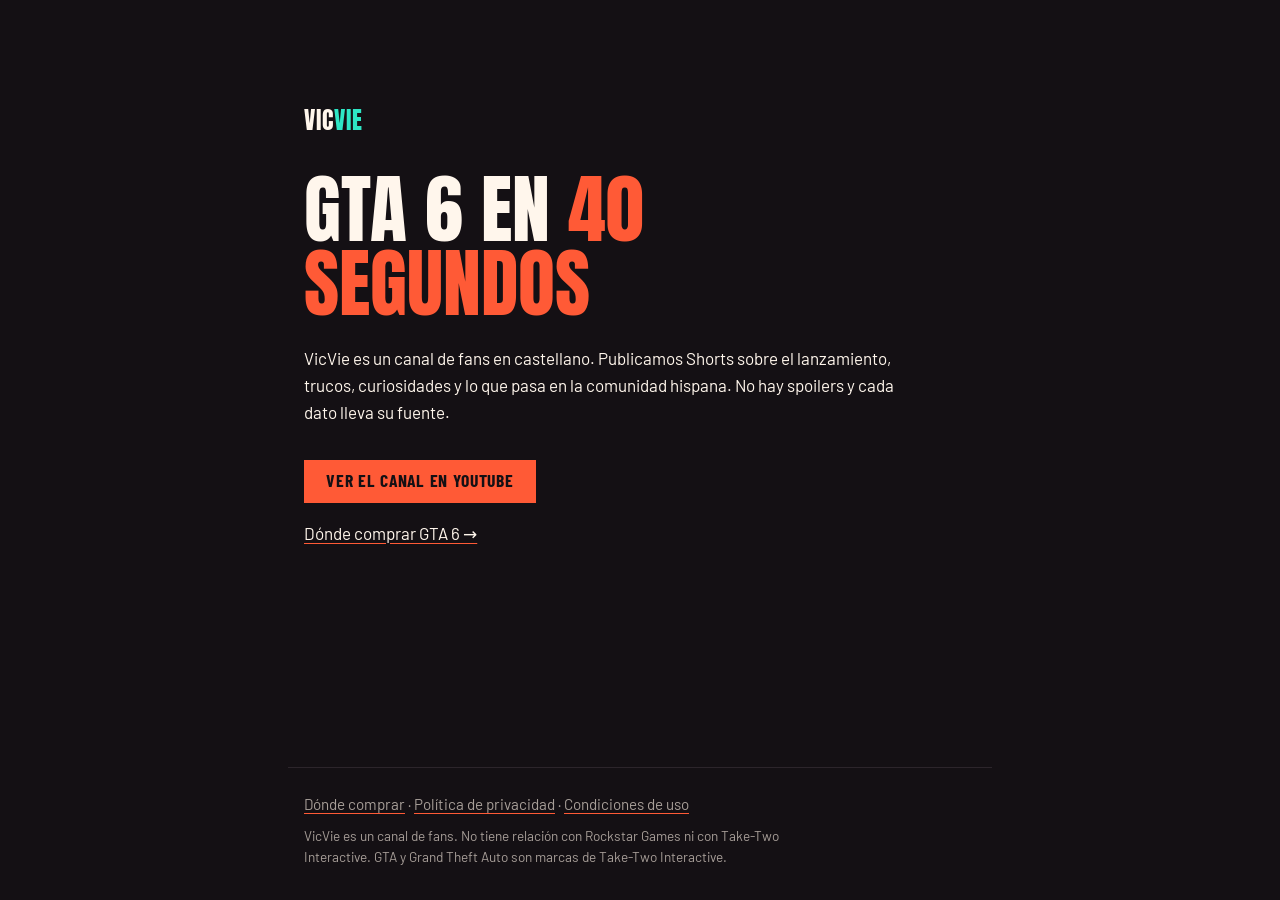
<file: index.html>
<!doctype html>
<html lang="es">
<head>
<meta charset="utf-8">
<meta name="viewport" content="width=device-width, initial-scale=1">
<title>VicVie · GTA 6 en Shorts</title>
<meta name="description" content="VicVie es un canal de fans de GTA 6 en castellano: noticias, trucos y curiosidades en YouTube Shorts, sin spoilers.">
<link rel="preconnect" href="https://fonts.googleapis.com">
<link rel="preconnect" href="https://fonts.gstatic.com" crossorigin>
<link href="https://fonts.googleapis.com/css2?family=Anton&family=Barlow:wght@400;600&family=Barlow+Condensed:wght@700&display=swap" rel="stylesheet">
<link rel="stylesheet" href="estilo.css">
</head>
<body>
<main>
  <p class="marca">VIC<span class="b">VIE</span></p>
  <h1>GTA 6 en <em>40 segundos</em></h1>
  <p>VicVie es un canal de fans en castellano. Publicamos Shorts sobre el lanzamiento, trucos, curiosidades y lo que pasa en la comunidad hispana. No hay spoilers y cada dato lleva su fuente.</p>
  <a class="boton" href="https://www.youtube.com/@vicvieoficial">Ver el canal en YouTube</a>
  <p><a href="comprar.html">Dónde comprar GTA 6 →</a></p>
</main>
<footer>
  <a href="comprar.html">Dónde comprar</a> · <a href="privacidad.html">Política de privacidad</a> · <a href="condiciones.html">Condiciones de uso</a>
  <p class="nota">VicVie es un canal de fans. No tiene relación con Rockstar Games ni con Take-Two Interactive. GTA y Grand Theft Auto son marcas de Take-Two Interactive.</p>
</footer>
</body>
</html>
</file>
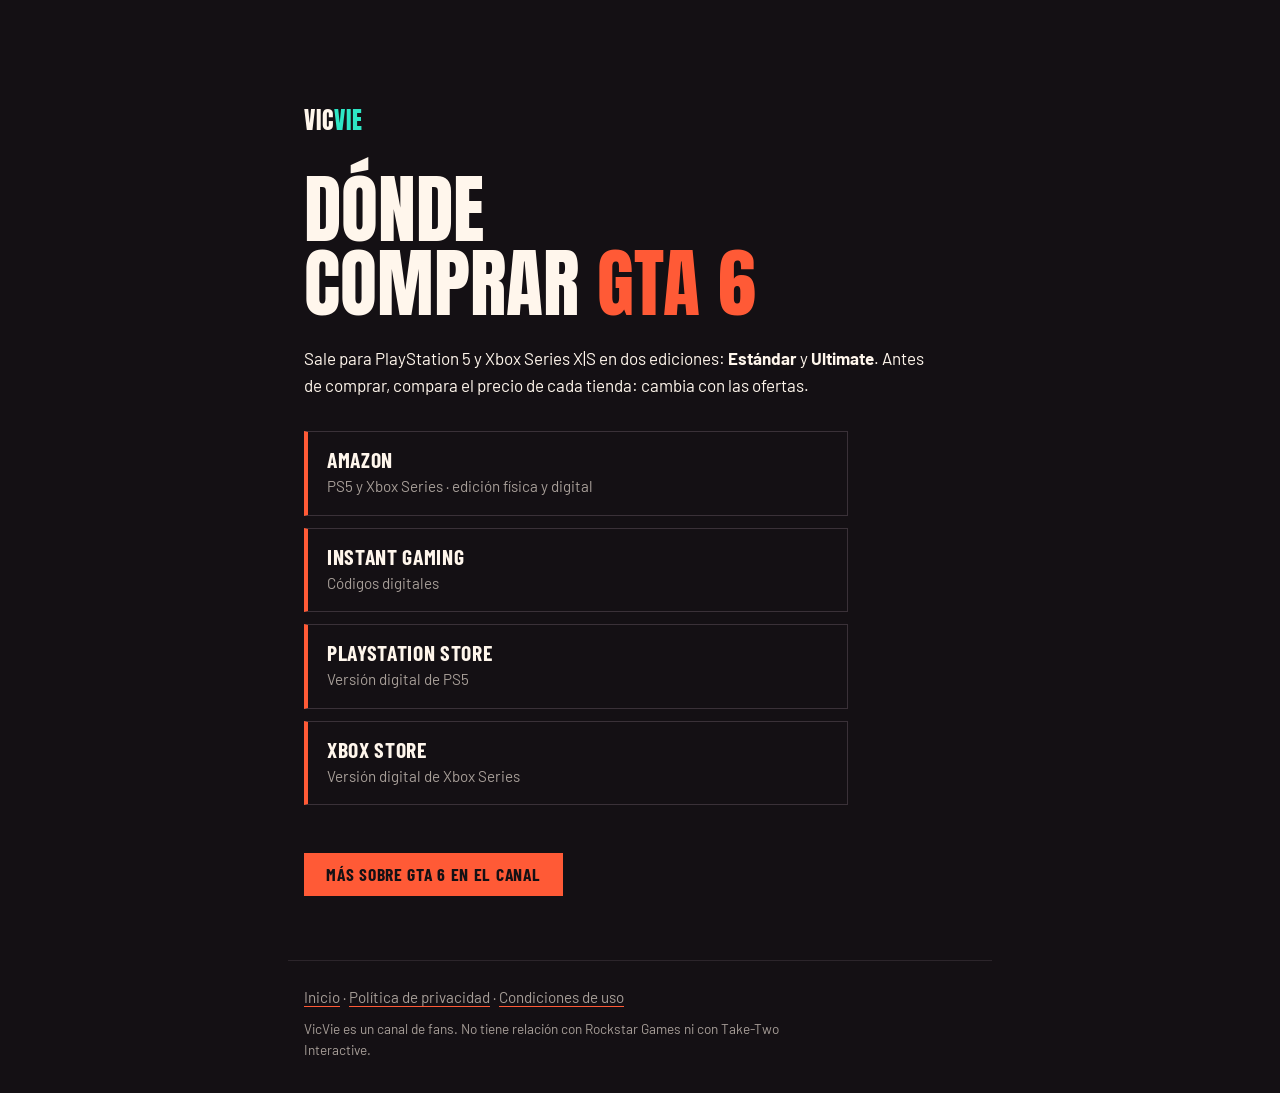
<file: comprar.html>
<!doctype html>
<html lang="es">
<head>
<meta charset="utf-8">
<meta name="viewport" content="width=device-width, initial-scale=1">
<title>Dónde comprar GTA 6 · VicVie</title>
<meta name="description" content="Dónde comprar GTA 6 en España: tiendas para PS5 y Xbox Series, ediciones Estándar y Ultimate.">
<link rel="preconnect" href="https://fonts.googleapis.com">
<link rel="preconnect" href="https://fonts.gstatic.com" crossorigin>
<link href="https://fonts.googleapis.com/css2?family=Anton&family=Barlow:wght@400;600&family=Barlow+Condensed:wght@700&display=swap" rel="stylesheet">
<link rel="stylesheet" href="estilo.css">
</head>
<body>
<main>
  <p class="marca"><a href="./">VIC<span class="b">VIE</span></a></p>
  <h1>Dónde comprar <em>GTA 6</em></h1>
  <p>Sale para PlayStation 5 y Xbox Series X|S en dos ediciones: <strong>Estándar</strong> y <strong>Ultimate</strong>. Antes de comprar, compara el precio de cada tienda: cambia con las ofertas.</p>
  <ul class="tiendas">
    <li><a class="tienda" href="https://www.amazon.es/s?k=GTA+6" rel="noopener"><strong>Amazon</strong><span>PS5 y Xbox Series · edición física y digital</span></a></li>
    <li><a class="tienda" href="https://www.instant-gaming.com/es/busquedas/?q=gta+6" rel="noopener"><strong>Instant Gaming</strong><span>Códigos digitales</span></a></li>
    <li><a class="tienda" href="https://store.playstation.com/es-es/search/GTA%206" rel="noopener"><strong>PlayStation Store</strong><span>Versión digital de PS5</span></a></li>
    <li><a class="tienda" href="https://www.xbox.com/es-ES/search/results/games?q=GTA+6" rel="noopener"><strong>Xbox Store</strong><span>Versión digital de Xbox Series</span></a></li>
  </ul>
  <a class="boton" href="https://www.youtube.com/@vicvieoficial">Más sobre GTA 6 en el canal</a>
</main>
<footer>
  <a href="./">Inicio</a> · <a href="privacidad.html">Política de privacidad</a> · <a href="condiciones.html">Condiciones de uso</a>
  <p class="nota">VicVie es un canal de fans. No tiene relación con Rockstar Games ni con Take-Two Interactive.</p>
</footer>
</body>
</html>
</file>
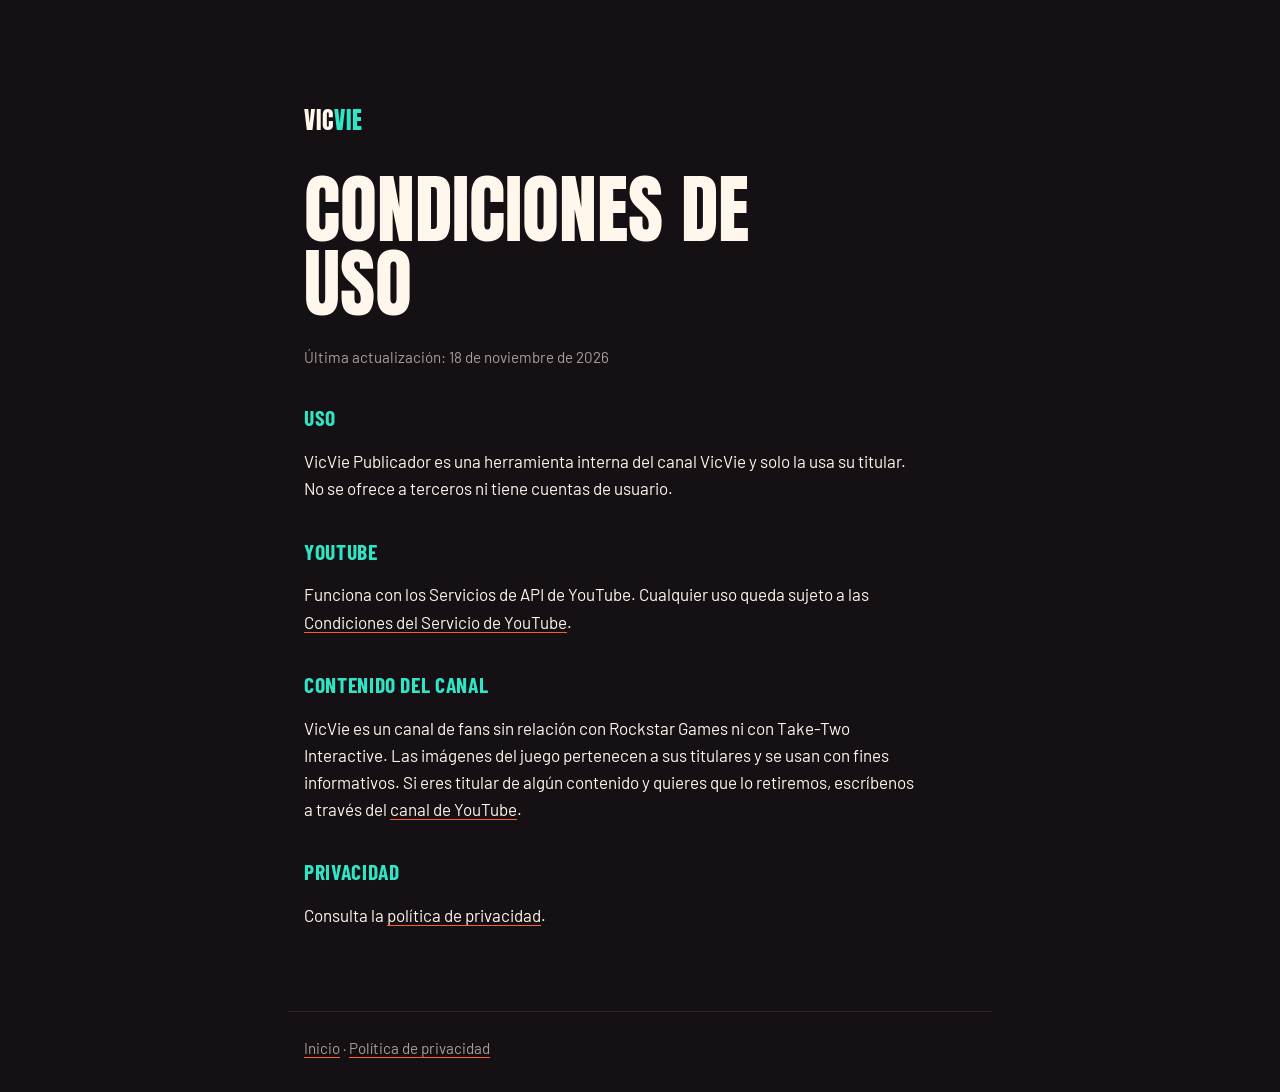
<file: condiciones.html>
<!doctype html>
<html lang="es">
<head>
<meta charset="utf-8">
<meta name="viewport" content="width=device-width, initial-scale=1">
<title>Condiciones de uso · VicVie</title>
<meta name="description" content="Condiciones de uso de VicVie Publicador, la herramienta interna del canal VicVie.">
<link rel="preconnect" href="https://fonts.googleapis.com">
<link rel="preconnect" href="https://fonts.gstatic.com" crossorigin>
<link href="https://fonts.googleapis.com/css2?family=Anton&family=Barlow:wght@400;600&family=Barlow+Condensed:wght@700&display=swap" rel="stylesheet">
<link rel="stylesheet" href="estilo.css">
</head>
<body>
<main>
  <p class="marca"><a href="./">VIC<span class="b">VIE</span></a></p>
  <h1>Condiciones de uso</h1>
  <p class="fecha">Última actualización: 18 de noviembre de 2026</p>

  <h2>Uso</h2>
  <p>VicVie Publicador es una herramienta interna del canal VicVie y solo la usa su titular. No se ofrece a terceros ni tiene cuentas de usuario.</p>

  <h2>YouTube</h2>
  <p>Funciona con los Servicios de API de YouTube. Cualquier uso queda sujeto a las <a href="https://www.youtube.com/t/terms">Condiciones del Servicio de YouTube</a>.</p>

  <h2>Contenido del canal</h2>
  <p>VicVie es un canal de fans sin relación con Rockstar Games ni con Take-Two Interactive. Las imágenes del juego pertenecen a sus titulares y se usan con fines informativos. Si eres titular de algún contenido y quieres que lo retiremos, escríbenos a través del <a href="https://www.youtube.com/@vicvieoficial/about">canal de YouTube</a>.</p>

  <h2>Privacidad</h2>
  <p>Consulta la <a href="privacidad.html">política de privacidad</a>.</p>
</main>
<footer>
  <a href="./">Inicio</a> · <a href="privacidad.html">Política de privacidad</a>
</footer>
</body>
</html>
</file>
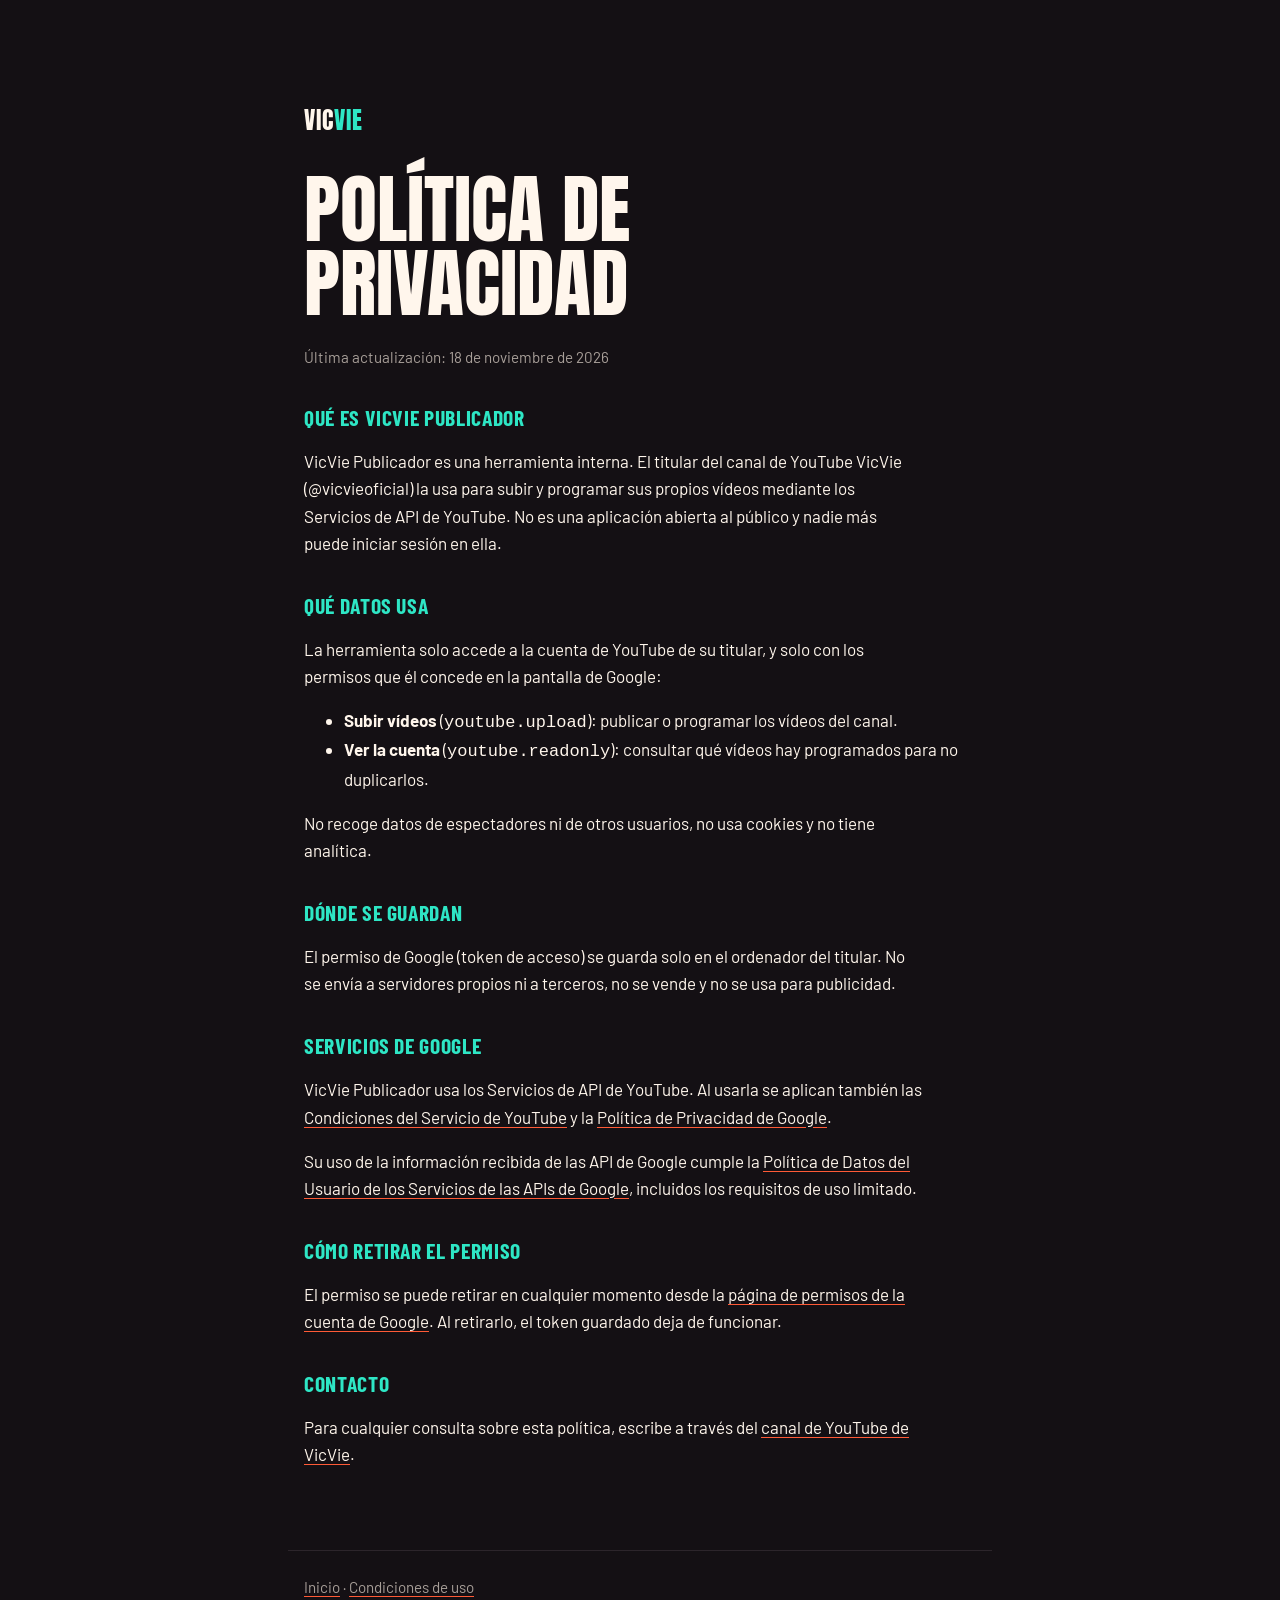
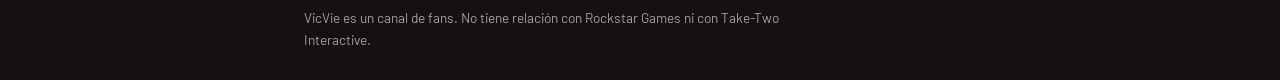
<file: privacidad.html>
<!doctype html>
<html lang="es">
<head>
<meta charset="utf-8">
<meta name="viewport" content="width=device-width, initial-scale=1">
<title>Política de privacidad · VicVie</title>
<meta name="description" content="Política de privacidad de VicVie Publicador, la herramienta interna con la que el canal VicVie sube sus vídeos a YouTube.">
<link rel="preconnect" href="https://fonts.googleapis.com">
<link rel="preconnect" href="https://fonts.gstatic.com" crossorigin>
<link href="https://fonts.googleapis.com/css2?family=Anton&family=Barlow:wght@400;600&family=Barlow+Condensed:wght@700&display=swap" rel="stylesheet">
<link rel="stylesheet" href="estilo.css">
</head>
<body>
<main>
  <p class="marca"><a href="./">VIC<span class="b">VIE</span></a></p>
  <h1>Política de privacidad</h1>
  <p class="fecha">Última actualización: 18 de noviembre de 2026</p>

  <h2>Qué es VicVie Publicador</h2>
  <p>VicVie Publicador es una herramienta interna. El titular del canal de YouTube VicVie (@vicvieoficial) la usa para subir y programar sus propios vídeos mediante los Servicios de API de YouTube. No es una aplicación abierta al público y nadie más puede iniciar sesión en ella.</p>

  <h2>Qué datos usa</h2>
  <p>La herramienta solo accede a la cuenta de YouTube de su titular, y solo con los permisos que él concede en la pantalla de Google:</p>
  <ul>
    <li><strong>Subir vídeos</strong> (<code>youtube.upload</code>): publicar o programar los vídeos del canal.</li>
    <li><strong>Ver la cuenta</strong> (<code>youtube.readonly</code>): consultar qué vídeos hay programados para no duplicarlos.</li>
  </ul>
  <p>No recoge datos de espectadores ni de otros usuarios, no usa cookies y no tiene analítica.</p>

  <h2>Dónde se guardan</h2>
  <p>El permiso de Google (token de acceso) se guarda solo en el ordenador del titular. No se envía a servidores propios ni a terceros, no se vende y no se usa para publicidad.</p>

  <h2>Servicios de Google</h2>
  <p>VicVie Publicador usa los Servicios de API de YouTube. Al usarla se aplican también las <a href="https://www.youtube.com/t/terms">Condiciones del Servicio de YouTube</a> y la <a href="https://policies.google.com/privacy">Política de Privacidad de Google</a>.</p>
  <p>Su uso de la información recibida de las API de Google cumple la <a href="https://developers.google.com/terms/api-services-user-data-policy">Política de Datos del Usuario de los Servicios de las APIs de Google</a>, incluidos los requisitos de uso limitado.</p>

  <h2>Cómo retirar el permiso</h2>
  <p>El permiso se puede retirar en cualquier momento desde la <a href="https://myaccount.google.com/permissions">página de permisos de la cuenta de Google</a>. Al retirarlo, el token guardado deja de funcionar.</p>

  <h2>Contacto</h2>
  <p>Para cualquier consulta sobre esta política, escribe a través del <a href="https://www.youtube.com/@vicvieoficial/about">canal de YouTube de VicVie</a>.</p>
</main>
<footer>
  <a href="./">Inicio</a> · <a href="condiciones.html">Condiciones de uso</a>
  <p class="nota">VicVie es un canal de fans. No tiene relación con Rockstar Games ni con Take-Two Interactive.</p>
</footer>
</body>
</html>
</file>
<file: estilo.css>
:root {
  --tinta: #141014;
  --crema: #FFF6EC;
  --coral: #FF5A36;
  --agua: #2EE6C5;
  --gris: #A79E98;
}
* { box-sizing: border-box; }
html { background: var(--tinta); }
body {
  margin: 0;
  min-height: 100vh;
  background: var(--tinta);
  color: var(--crema);
  font: 400 1.0625rem/1.6 "Barlow", system-ui, sans-serif;
  display: flex;
  flex-direction: column;
}
main, footer { width: 100%; max-width: 44rem; margin: 0 auto; padding: 0 1rem; }
main { flex: 1; padding-top: 12vh; padding-bottom: 4rem; }
.marca { font: 400 1.5rem/1 "Anton", Impact, sans-serif; letter-spacing: .04em; margin: 0 0 2.5rem; }
.marca a { color: inherit; text-decoration: none; }
.marca .b { color: var(--agua); }
h1 {
  font: 400 clamp(2.6rem, 9vw, 4.75rem)/0.98 "Anton", Impact, sans-serif;
  text-transform: uppercase;
  margin: 0 0 1.5rem;
  max-width: 12ch;
}
h1 em { font-style: normal; color: var(--coral); }
h2 {
  font: 700 1.35rem/1.2 "Barlow Condensed", sans-serif;
  text-transform: uppercase;
  letter-spacing: .03em;
  color: var(--agua);
  margin: 2.25rem 0 .5rem;
}
p, li { max-width: 62ch; }
a { color: var(--crema); text-decoration-color: var(--coral); text-underline-offset: .2em; }
a:hover, a:focus-visible { color: var(--coral); }
.boton {
  display: inline-block;
  margin-top: 1rem;
  padding: .8rem 1.4rem;
  background: var(--coral);
  color: var(--tinta);
  font: 700 1.1rem/1 "Barlow Condensed", sans-serif;
  text-transform: uppercase;
  letter-spacing: .04em;
  text-decoration: none;
}
.boton:hover, .boton:focus-visible { background: var(--crema); color: var(--tinta); }
.fecha { color: var(--gris); font-size: .95rem; }
.tiendas { list-style: none; padding: 0; margin: 2rem 0; display: grid; gap: .75rem; max-width: 34rem; }
.tienda {
  display: flex; flex-direction: column; gap: .15rem;
  padding: 1rem 1.2rem;
  border: 1px solid #3A3138;
  border-left: 4px solid var(--coral);
  text-decoration: none;
}
.tienda strong { font: 700 1.35rem/1.1 "Barlow Condensed", sans-serif; text-transform: uppercase; letter-spacing: .03em; }
.tienda span { color: var(--gris); font-size: .95rem; }
.tienda:hover, .tienda:focus-visible { border-left-color: var(--agua); background: #1D171C; color: var(--crema); }
footer {
  padding-top: 1.5rem;
  padding-bottom: 2rem;
  border-top: 1px solid #2C252B;
  font-size: .95rem;
  color: var(--gris);
}
footer a { color: var(--gris); }
.nota { margin: .5rem 0 0; font-size: .85rem; }
</file>
